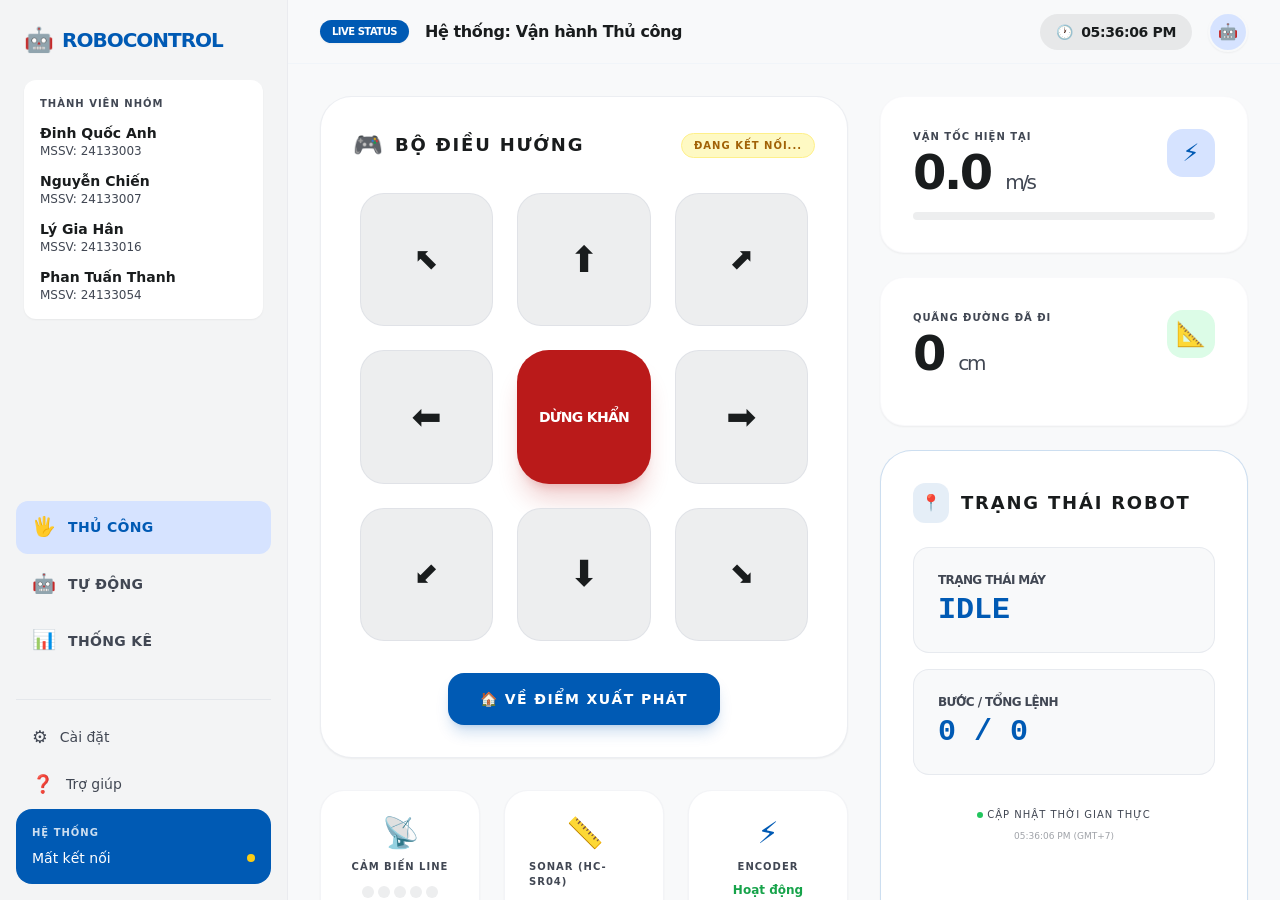
<file: ai-firmware/data/index.html>
<!doctype html>
<html class="light" lang="vi">

<head>
  <meta charset="utf-8" />
  <meta name="viewport" content="width=device-width, initial-scale=1.0" />
  <title>RoboControl — Hệ thống Điều khiển Robot AI</title>
  <meta name="description"
    content="AI Robot Pathfinder Dashboard — Hệ thống xe robot giao hàng với thuật toán tìm kiếm AI" />
  <script src="tailwind.min.js"></script>
  <script src="chart.min.js"></script>
  <script>
    tailwind.config = {
      theme: {
        extend: {
          colors: {
            "primary": "#005ab4",
            "primary-container": "#0873df",
            "on-primary": "#ffffff",
            "on-primary-container": "#fefcff",
            "primary-fixed": "#d6e3ff",
            "primary-fixed-dim": "#aac7ff",
            "secondary": "#465f89",
            "secondary-container": "#b7cfff",
            "on-secondary": "#ffffff",
            "on-secondary-container": "#405882",
            "secondary-fixed": "#d6e3ff",
            "tertiary": "#964400",
            "tertiary-container": "#bd5700",
            "on-tertiary": "#ffffff",
            "tertiary-fixed": "#ffdbc9",
            "error": "#ba1a1a",
            "error-container": "#ffdad6",
            "on-error": "#ffffff",
            "on-error-container": "#93000a",
            "surface": "#f8f9fa",
            "surface-dim": "#d9dadb",
            "surface-bright": "#f8f9fa",
            "surface-container-lowest": "#ffffff",
            "surface-container-low": "#f3f4f5",
            "surface-container": "#edeeef",
            "surface-container-high": "#e7e8e9",
            "surface-container-highest": "#e1e3e4",
            "surface-variant": "#e1e3e4",
            "on-surface": "#191c1d",
            "on-surface-variant": "#414753",
            "outline": "#717785",
            "outline-variant": "#c1c6d5",
            "inverse-surface": "#2e3132",
            "inverse-on-surface": "#f0f1f2",
            "inverse-primary": "#aac7ff",
          },
          fontFamily: { "headline": ["system-ui", "sans-serif"], "body": ["system-ui", "sans-serif"], "label": ["system-ui", "sans-serif"] },
          borderRadius: { "DEFAULT": "0.25rem", "lg": "0.5rem", "xl": "0.75rem", "full": "9999px" },
        },
      },
    }
  </script>
  <link rel="stylesheet" href="style.css" />
</head>

<body class="bg-surface font-body text-on-surface flex h-screen overflow-hidden antialiased">

  <!-- ===== SIDEBAR ===== -->
  <aside class="w-72 bg-surface-container-low flex flex-col border-r border-outline-variant/20 z-20 shrink-0">
    <!-- Brand + Group Info -->
    <div class="p-6">
      <div class="flex items-center gap-2 mb-6">
        <span class="text-primary text-2xl">🤖</span>
        <h1 class="font-black tracking-tighter text-xl text-primary uppercase">RoboControl</h1>
      </div>
      <div class="bg-surface-container-lowest rounded-xl p-4 shadow-sm">
        <p class="text-[10px] font-bold uppercase tracking-widest text-on-surface-variant mb-3">Thành viên nhóm</p>
        <ul class="space-y-3">
          <li class="flex flex-col"><span class="text-sm font-bold text-on-surface">Đinh Quốc Anh</span><span
              class="text-xs text-on-surface-variant">MSSV: 24133003</span></li>
          <li class="flex flex-col"><span class="text-sm font-bold text-on-surface">Nguyễn Chiến</span><span
              class="text-xs text-on-surface-variant">MSSV: 24133007</span></li>
          <li class="flex flex-col"><span class="text-sm font-bold text-on-surface">Lý Gia Hân</span><span
              class="text-xs text-on-surface-variant">MSSV: 24133016</span></li>
          <li class="flex flex-col"><span class="text-sm font-bold text-on-surface">Phan Tuấn Thanh</span><span
              class="text-xs text-on-surface-variant">MSSV: 24133054</span></li>
        </ul>
      </div>
    </div>
    <!-- Navigation -->
    <div class="mt-auto p-4 space-y-1">
      <nav class="space-y-1 mb-8">
        <a class="nav-link active-nav" id="nav-manual" onclick="switchTab('manual')" href="#">
          <span style="font-size:1.2rem">🖐️</span>
          <span class="text-sm font-bold uppercase tracking-wide">Thủ công</span>
        </a>
        <a class="nav-link" id="nav-auto" onclick="switchTab('auto')" href="#">
          <span style="font-size:1.2rem">🤖</span>
          <span class="text-sm font-bold uppercase tracking-wide">Tự động</span>
        </a>
        <a class="nav-link" id="nav-stats" onclick="switchTab('stats')" href="#">
          <span style="font-size:1.2rem">📊</span>
          <span class="text-sm font-bold uppercase tracking-wide">Thống kê</span>
        </a>
      </nav>
      <div class="pt-4 border-t border-outline-variant/30 space-y-1">
        <a class="flex items-center gap-3 px-4 py-2 rounded-xl text-on-surface-variant hover:text-primary transition-all"
          href="#">
          <span style="font-size:1.1rem">⚙️</span><span class="text-sm font-medium">Cài
            đặt</span>
        </a>
        <a class="flex items-center gap-3 px-4 py-2 rounded-xl text-on-surface-variant hover:text-primary transition-all"
          href="#">
          <span style="font-size:1.1rem">❓</span><span class="text-sm font-medium">Trợ giúp</span>
        </a>
      </div>
      <!-- System Status -->
      <div class="mt-4 p-4 bg-primary rounded-2xl text-white">
        <p class="text-[10px] font-bold uppercase tracking-widest opacity-80 mb-2">Hệ thống</p>
        <div class="flex items-center justify-between">
          <span class="text-sm font-medium" id="wsStatusText">Đang kết nối...</span>
          <div class="w-2 h-2 rounded-full bg-yellow-400" id="wsStatusDot"></div>
        </div>
      </div>
    </div>
  </aside>

  <!-- ===== MAIN CONTENT WRAPPER ===== -->
  <div class="flex-1 flex flex-col relative overflow-hidden">
    <!-- TopAppBar -->
    <header
      class="h-16 flex justify-between items-center px-8 bg-surface/80 backdrop-blur-md z-10 border-b border-slate-100 shrink-0">
      <div class="flex items-center gap-4">
        <span
          class="px-3 py-1 bg-primary text-on-primary text-[10px] font-black rounded-full uppercase tracking-tighter shadow-sm"
          id="headerBadge">Live Status</span>
        <h2 class="font-headline font-bold text-on-surface tracking-tight" id="headerTitle">Hệ thống: Vận hành Thủ công
        </h2>
      </div>
      <div class="flex items-center gap-4">
        <div class="flex items-center gap-2 bg-surface-container-high px-4 py-2 rounded-full">
          <span class="text-primary text-sm">🕐</span>
          <span class="text-sm font-black text-on-surface tracking-tight" id="real-time-clock">--:--:-- --</span>
        </div>
        <div
          class="w-10 h-10 rounded-full bg-primary-fixed flex items-center justify-center border-2 border-surface shadow-sm">
          <span class="text-primary">🤖</span>
        </div>
      </div>
    </header>

    <!-- ================================================ -->
    <!-- ===== MANUAL PANEL ===== -->
    <!-- ================================================ -->
    <main id="panel-manual" class="panel-view active flex-1 p-8 grid grid-cols-12 gap-8 overflow-y-auto hide-scrollbar">
      <!-- D-Pad Section -->
      <section class="col-span-12 lg:col-span-7 flex flex-col gap-8">
        <div
          class="bg-surface-container-lowest p-8 rounded-[2rem] shadow-sm border border-outline-variant/30 flex flex-col items-center">
          <div class="flex items-center justify-between w-full mb-8">
            <div class="flex items-center gap-3">
              <span class="text-primary text-2xl">🎮</span>
              <h3 class="text-lg font-black uppercase tracking-widest text-on-surface">Bộ điều hướng</h3>
            </div>
            <span
              class="px-3 py-1 bg-green-100 text-green-700 text-[10px] font-bold rounded-full uppercase tracking-widest border border-green-200"
              id="connBadge">Đang kết nối...</span>
          </div>
          <!-- Large D-Pad -->
          <div class="grid grid-cols-3 grid-rows-3 gap-6 w-full max-w-md aspect-square">
            <button class="dpad-btn hold" data-path="/fwd_left"><span
                class="rotate-[-45deg] text-3xl group-hover:text-primary">⬆</span></button>
            <button class="dpad-btn hold" data-path="/forward"><span
                class="text-4xl group-hover:text-primary">⬆</span></button>
            <button class="dpad-btn hold" data-path="/fwd_right"><span
                class="rotate-[45deg] text-3xl group-hover:text-primary">⬆</span></button>
            <button class="dpad-btn hold" data-path="/left"><span
                class="text-4xl group-hover:text-primary">⬅</span></button>
            <button
              class="bg-error text-on-error hover:brightness-110 transition-all rounded-[2rem] flex items-center justify-center shadow-xl shadow-error/20 active:scale-90 duration-150"
              id="stopBtn" data-path="/stop"><span class="font-black tracking-tighter text-sm uppercase">Dừng
                khẩn</span></button>
            <button class="dpad-btn hold" data-path="/right"><span
                class="text-4xl group-hover:text-primary">➡</span></button>
            <button class="dpad-btn hold" data-path="/back_left"><span
                class="rotate-[-135deg] text-3xl group-hover:text-primary">⬆</span></button>
            <button class="dpad-btn hold" data-path="/backward"><span
                class="text-4xl group-hover:text-primary">⬇</span></button>
            <button class="dpad-btn hold" data-path="/back_right"><span
                class="rotate-[135deg] text-3xl group-hover:text-primary">⬆</span></button>
          </div>
          <div class="mt-8 flex gap-4 w-full justify-center">
            <button
              class="bg-primary text-on-primary px-8 py-4 rounded-2xl shadow-lg shadow-primary/20 hover:brightness-110 transition-all font-bold text-sm uppercase tracking-widest flex items-center gap-2"
              onclick="sendCommand('/return_home')">
              🏠 Về điểm xuất phát
            </button>
          </div>
        </div>
        <!-- Sensor Cards -->
        <div class="grid grid-cols-3 gap-6">
          <div
            class="bg-surface-container-lowest p-6 rounded-3xl shadow-sm border border-outline-variant/20 flex flex-col items-center gap-2">
            <span class="text-primary text-3xl">📡</span>
            <span class="text-[10px] font-black uppercase tracking-widest text-on-surface-variant">Cảm biến line</span>
            <div class="flex gap-1 mt-1" id="sensorDotsManual">
              <span class="w-3 h-3 rounded-full bg-surface-container" id="sm0"></span>
              <span class="w-3 h-3 rounded-full bg-surface-container" id="sm1"></span>
              <span class="w-3 h-3 rounded-full bg-surface-container" id="sm2"></span>
              <span class="w-3 h-3 rounded-full bg-surface-container" id="sm3"></span>
              <span class="w-3 h-3 rounded-full bg-surface-container" id="sm4"></span>
            </div>
          </div>
          <div
            class="bg-surface-container-lowest p-6 rounded-3xl shadow-sm border border-outline-variant/20 flex flex-col items-center gap-2">
            <span class="text-primary text-3xl">📏</span>
            <span class="text-[10px] font-black uppercase tracking-widest text-on-surface-variant">Sonar
              (HC-SR04)</span>
            <span class="text-xs font-bold" id="sonarStatus">-- cm</span>
          </div>
          <div
            class="bg-surface-container-lowest p-6 rounded-3xl shadow-sm border border-outline-variant/20 flex flex-col items-center gap-2">
            <span class="text-primary text-3xl">⚡</span>
            <span class="text-[10px] font-black uppercase tracking-widest text-on-surface-variant">Encoder</span>
            <span class="text-xs font-bold text-green-600" id="encoderStatus">Hoạt động</span>
          </div>
        </div>
      </section>

      <!-- Telemetry Panel -->
      <aside class="col-span-12 lg:col-span-5 flex flex-col gap-6">
        <!-- Speed -->
        <div class="bg-surface-container-lowest p-8 rounded-3xl shadow-sm border border-outline-variant/10">
          <div class="flex justify-between items-start mb-4">
            <div>
              <p class="text-[10px] font-bold uppercase tracking-widest text-on-surface-variant mb-1">Vận tốc hiện tại
              </p>
              <h3 class="text-5xl font-black text-on-surface tracking-tighter"><span id="teleSpeedVal">0.0</span> <span
                  class="text-xl text-on-surface-variant font-medium">m/s</span></h3>
            </div>
            <div class="bg-primary-fixed w-12 h-12 rounded-2xl flex items-center justify-center">
              <span class="text-primary text-2xl">⚡</span>
            </div>
          </div>
          <div class="h-2 bg-surface-container rounded-full overflow-hidden">
            <div class="h-full bg-primary shadow-[0_0_10px_rgba(0,90,180,0.5)] transition-all duration-500"
              id="speedBar" style="width:0%"></div>
          </div>
        </div>
        <!-- Distance -->
        <div class="bg-surface-container-lowest p-8 rounded-3xl shadow-sm border border-outline-variant/10">
          <div class="flex justify-between items-start mb-4">
            <div>
              <p class="text-[10px] font-bold uppercase tracking-widest text-on-surface-variant mb-1">Quãng đường đã đi
              </p>
              <h3 class="text-5xl font-black text-on-surface tracking-tighter"><span id="teleDistVal">0</span> <span
                  class="text-xl text-on-surface-variant font-medium">cm</span></h3>
            </div>
            <div class="bg-green-100 w-12 h-12 rounded-2xl flex items-center justify-center">
              <span class="text-green-600 text-2xl">📐</span>
            </div>
          </div>
        </div>
        <!-- Robot State/Step -->
        <section class="bg-surface-container-lowest p-8 rounded-[2rem] shadow-sm border border-primary/20 flex-1">
          <div class="flex items-center gap-3 mb-6">
            <div class="bg-primary/10 p-2 rounded-xl"><span class="text-primary">📍</span></div>
            <h3 class="text-lg font-black uppercase tracking-widest text-on-surface">Trạng thái Robot</h3>
          </div>
          <div class="space-y-4">
            <div class="bg-surface p-6 rounded-2xl border border-outline-variant/30">
              <span class="text-xs font-bold text-on-surface-variant uppercase tracking-tighter block mb-1">Trạng thái
                máy</span>
              <span class="font-mono text-3xl font-black text-primary block" id="teleStateVal">IDLE</span>
            </div>
            <div class="bg-surface p-6 rounded-2xl border border-outline-variant/30">
              <span class="text-xs font-bold text-on-surface-variant uppercase tracking-tighter block mb-1">Bước / Tổng
                lệnh</span>
              <span class="font-mono text-3xl font-black text-primary block" id="teleStepVal">0 / 0</span>
            </div>
          </div>
          <div class="mt-8 flex flex-col gap-2">
            <p
              class="text-[10px] text-center text-on-surface-variant font-medium flex items-center justify-center gap-1 uppercase tracking-widest">
              <span class="w-1.5 h-1.5 rounded-full bg-green-500"></span> Cập nhật thời gian thực
            </p>
            <p class="text-[9px] text-center text-on-surface-variant opacity-50 uppercase" id="footer-update-time">
              --:--:-- (GMT+7)</p>
          </div>
        </section>
      </aside>
    </main>

    <!-- ================================================ -->
    <!-- ===== AUTO PANEL ===== -->
    <!-- ================================================ -->
    <main id="panel-auto" class="panel-view flex-1 flex flex-col bg-surface p-6 gap-6 overflow-y-auto hide-scrollbar">
      <!-- Top Status Row -->
      <div class="grid grid-cols-5 gap-4">
        <div class="bg-surface-container-lowest p-4 rounded-xl shadow-sm border border-outline-variant/10">
          <span class="text-[10px] font-bold text-on-surface-variant tracking-widest uppercase block mb-1">Thời gian
            duyệt</span>
          <div class="flex items-baseline gap-1">
            <span class="text-2xl font-black text-primary" id="autoComputeTime">--</span>
            <span class="text-xs font-bold text-on-surface-variant italic">ms</span>
          </div>
        </div>
        <div class="bg-surface-container-lowest p-4 rounded-xl shadow-sm border border-outline-variant/10">
          <span class="text-[10px] font-bold text-on-surface-variant tracking-widest uppercase block mb-1">Số bước di
            chuyển</span>
          <span class="text-2xl font-black text-on-surface" id="autoStepsVal">0 <span
              class="text-xs font-medium text-on-surface-variant italic">bước</span></span>
        </div>
        <div class="bg-surface-container-lowest p-4 rounded-xl shadow-sm border border-outline-variant/10">
          <span class="text-[10px] font-bold text-on-surface-variant tracking-widest uppercase block mb-1">Node đã
            duyệt</span>
          <span class="text-2xl font-black text-on-surface" id="autoVisitedVal">0</span>
        </div>
        <div class="bg-surface-container-lowest p-4 rounded-xl shadow-sm border border-outline-variant/10">
          <span class="text-[10px] font-bold text-on-surface-variant tracking-widest uppercase block mb-1">Vận
            tốc</span>
          <div class="flex items-baseline gap-1">
            <span class="text-2xl font-black text-on-surface" id="autoSpeedVal">0.0</span>
            <span class="text-xs font-bold text-on-surface-variant italic">m/s</span>
          </div>
        </div>
        <div class="bg-surface-container-lowest p-4 rounded-xl shadow-sm border border-outline-variant/10">
          <span class="text-[10px] font-bold text-on-surface-variant tracking-widest uppercase block mb-1">Vật
            cản</span>
          <div class="flex items-center gap-2">
            <span class="text-2xl font-black text-on-surface" id="autoObstacleVal">--</span>
            <span class="text-xs font-bold text-on-surface-variant italic">cm</span>
          </div>
        </div>
      </div>

      <!-- Central Grid: Map + Config -->
      <div class="grid grid-cols-12 gap-6 flex-1">
        <!-- Map Section -->
        <div
          class="col-span-8 bg-surface-container-lowest rounded-2xl shadow-sm overflow-hidden flex flex-col border border-outline-variant/10 min-h-[500px]">
          <div class="p-4 border-b border-outline-variant/5 flex justify-between items-center">
            <div class="flex items-center gap-3">
              <span class="text-primary">🗺️</span>
              <h2 class="font-bold text-on-surface">Bản đồ Node Lưới — Khu vực Giao hàng</h2>
            </div>
            <div class="flex bg-surface-container-low p-1 rounded-lg flex-wrap gap-0.5">
              <button class="map-tool-btn" id="toolStart" onclick="setMapTool('start')">
                📌 Xuất phát
              </button>
              <button class="map-tool-btn active" id="toolTarget" onclick="setMapTool('target')">
                📍 Điểm giao
              </button>
              <button class="map-tool-btn" id="toolObstacle" onclick="setMapTool('obstacle')">
                🚫 Vật cản
              </button>
              <button class="map-tool-btn" id="toolEdge" onclick="setMapTool('edge')">
                🔗 Edge
              </button>
              <button class="map-tool-btn" id="toolWeight" onclick="setMapTool('weight')">
                ⚖️ Trọng số
              </button>
            </div>
          </div>
          <div class="flex-1 relative bg-slate-50 overflow-hidden p-4">
            <svg id="agvMap" viewBox="0 0 340 200" class="w-full h-full">
              <g class="track-lines">
              </g>
              <g id="pathLayer"></g>
              <g id="nodeLayer"></g>
              <g id="robotLayer"></g>
            </svg>
          </div>
          <!-- Legend -->
          <!-- Animation Controls -->
          <div id="animationControls" class="hidden border-t border-outline-variant/5 p-3">
            <div class="flex items-center justify-between gap-3 flex-wrap">
              <div class="flex items-center gap-1">
                <button onclick="animPlay()" id="animPlayBtn" class="anim-ctrl-btn" title="Play">▶</button>
                <button onclick="animPause()" id="animPauseBtn" class="anim-ctrl-btn" title="Pause">⏸</button>
                <button onclick="animStepFwd()" class="anim-ctrl-btn" title="Step">⏭</button>
                <button onclick="animReset()" class="anim-ctrl-btn" title="Reset">🔄</button>
              </div>
              <div class="flex items-center gap-2 flex-1 max-w-[200px]">
                <span class="text-[9px] font-bold text-on-surface-variant whitespace-nowrap">CHẬM</span>
                <input type="range" id="animSpeedSlider" min="1" max="100" value="50" class="flex-1">
                <span class="text-[9px] font-bold text-on-surface-variant whitespace-nowrap">NHANH</span>
              </div>
              <div class="flex items-center gap-3 text-[11px] font-semibold">
                <span>Step: <b class="text-on-surface" id="animStepNum">0</b>/<b id="animTotalSteps">0</b></span>
                <span class="flex items-center gap-1"><span class="anim-legend-dot" style="background:#f59e0b"></span>
                  <b class="text-amber-700" id="animExploredCount">0</b></span>
                <span class="flex items-center gap-1"><span class="anim-legend-dot" style="background:#3b82f6"></span>
                  <b class="text-blue-700" id="animFrontierCount">0</b></span>
              </div>
            </div>
          </div>
          <div id="deliveryLegend"
            class="hidden p-3 border-t border-outline-variant/5 flex flex-wrap gap-2 items-center justify-center text-xs font-semibold text-on-surface-variant">
          </div>
        </div>

        <!-- Config & Commands -->
        <div class="col-span-4 flex flex-col gap-6">
          <!-- Algorithm Config -->
          <div class="bg-surface-container-lowest p-5 rounded-2xl shadow-sm border border-outline-variant/10">
            <div class="flex items-center gap-2 mb-4">
              <span class="text-primary text-xl">⚙️</span>
              <h3 class="font-bold text-on-surface">Cấu hình thuật toán</h3>
            </div>
            <div class="space-y-4">
              <div>
                <label class="config-label">Thuật toán tìm đường</label>
                <select class="config-select" id="algoSel">
                  <option value="astar">A* (Heuristic Tối ưu)</option>
                  <option value="bfs">BFS (Loang theo lớp)</option>
                  <option value="dfs">DFS (Đi sâu trước)</option>
                  <option value="ucs">UCS (Chi phí đều)</option>
                  <option value="greedy">Greedy Best-First</option>
                </select>
              </div>
              <div>
                <label class="config-label">Chế độ giao</label>
                <select class="config-select" id="orderModeSel">
                  <option value="single">Giao 1 đơn (Điểm đến)</option>
                  <option value="multi">Giao nhiều đơn (Tối đa 6)</option>
                </select>
              </div>
              <div>
                <label class="config-label">Vị trí xuất phát (Kho)</label>
                <select class="config-select" id="startNode"></select>
              </div>
              <div>
                <label class="config-label">Chế độ giao</label>
                <select class="config-select" id="deliveryModeSel">
                  <option value="normal">Bình thường (Theo thuật toán)</option>
                  <option value="express">Hỏa tốc (Ưu tiên đơn cuối)</option>
                </select>
              </div>
            </div>
            <div class="pt-2 space-y-2">
              <button
                class="w-full flex items-center justify-center gap-2 bg-gradient-to-r from-primary to-primary-container text-on-primary px-4 py-3 rounded-xl text-sm font-bold shadow-lg shadow-primary/20 hover:brightness-110 transition-all active:scale-[0.98]"
                onclick="animStart()">
                ⏯ MÔ PHỎNG THUẬT TOÁN
              </button>
              <button
                class="w-full flex items-center justify-center gap-2 bg-green-600 text-white px-4 py-3 rounded-xl text-sm font-bold shadow-lg shadow-green-600/20 hover:bg-green-700 transition-all active:scale-[0.98]"
                id="deliverBtn2" onclick="document.getElementById('deliverBtn').click()">
                🚀 NẠP LỘ TRÌNH & CHO XE CHẠY
              </button>
            </div>
          </div>
          <!-- Command Buttons -->
          <div class="grid grid-cols-2 gap-3">
            <button
              class="flex flex-col items-center justify-center p-4 bg-white border border-outline-variant/20 rounded-xl hover:bg-slate-50 transition-colors group"
              onclick="sendCommand('/return_home')">
              <span class="text-primary mb-1 group-active:scale-90 transition-transform text-xl">🏭</span>
              <span class="text-xs font-bold text-primary">VỀ KHO</span>
            </button>
            <button
              class="flex flex-col items-center justify-center p-4 bg-white border border-outline-variant/20 rounded-xl hover:bg-slate-50 transition-colors group"
              onclick="sendCommand('/resume')">
              <span class="text-on-surface-variant mb-1 group-active:scale-90 transition-transform text-xl">⏭</span>
              <span class="text-xs font-bold text-on-surface-variant">TIẾP TỤC</span>
            </button>
            <button
              class="col-span-2 flex items-center justify-center gap-3 p-4 bg-error text-on-error rounded-xl font-black tracking-wider shadow-lg shadow-error/20 active:scale-[0.98] transition-all"
              onclick="sendCommand('/estop')">
              ⚠️ DỪNG KHẨN CẤP (E-STOP)
            </button>
          </div>
        </div>
      </div>

      <!-- Route Table -->
      <div class="bg-surface-container-lowest rounded-2xl shadow-sm border border-outline-variant/10 overflow-hidden">
        <div class="p-4 border-b border-outline-variant/5 flex justify-between items-center">
          <h2 class="font-bold text-on-surface">Bảng Lộ trình di chuyển</h2>
          <button
            class="text-xs font-bold text-primary bg-primary/10 px-4 py-2 rounded-lg flex items-center gap-2 hover:bg-primary/20 transition-colors"
            id="deliverBtn">
            ▶ NẠP LỘ TRÌNH & BẮT ĐẦU
          </button>
        </div>
        <!-- Delivery Order Info -->
        <div class="px-4 pt-3 space-y-2" id="deliveryInfoArea">
          <div class="flex items-start gap-2 bg-primary-fixed/30 rounded-xl p-3">
            <span class="text-primary text-lg mt-0.5">📋</span>
            <div>
              <span class="text-[10px] font-bold uppercase tracking-widest text-on-surface-variant block">Thứ tự giao
                đơn</span>
              <span class="text-sm font-semibold text-on-surface" id="deliveryOrderInfo">Chưa có đơn hàng</span>
            </div>
          </div>
          <div class="flex items-start gap-2 bg-green-50 rounded-xl p-3">
            <span class="text-green-600 text-lg mt-0.5">🛣️</span>
            <div>
              <span class="text-[10px] font-bold uppercase tracking-widest text-on-surface-variant block">Lộ trình các
                node đi qua</span>
              <span class="text-sm font-semibold text-on-surface font-mono" id="deliveryRouteInfo">—</span>
            </div>
          </div>
        </div>
        <!-- Delivery Status -->
        <div class="px-4 pt-2" id="deliveryStatusArea">
          <div class="flex items-center gap-2 rounded-xl p-3 bg-surface-container-high/50 hidden"
            id="deliveryStatusBanner">
            <span class="text-lg" id="deliveryStatusIcon">⏳</span>
            <span class="text-sm font-bold" id="deliveryStatusText">Đang chờ giao hàng...</span>
          </div>
        </div>
        <div id="pathResult" class="p-4 text-sm text-on-surface-variant text-center">Chưa có dữ liệu lộ trình — Chọn
          điểm giao hàng trên bản đồ</div>
      </div>
    </main>

    <!-- ================================================ -->
    <!-- ===== STATS PANEL ===== -->
    <!-- ================================================ -->
    <main id="panel-stats" class="panel-view flex-1 p-8 overflow-y-auto hide-scrollbar">
      <div class="max-w-7xl mx-auto space-y-8">

        <!-- ★ Scenario Info Card (Dynamic — reflects current map config) -->
        <div class="bg-gradient-to-r from-primary to-primary-container p-6 rounded-3xl shadow-lg text-white">
          <div class="flex items-center gap-3 mb-4">
            <span class="text-3xl">🧪</span>
            <div>
              <h3 class="text-lg font-black uppercase tracking-wide">Kịch bản so sánh thuật toán</h3>
              <p class="text-sm opacity-90">Dữ liệu phân tích dựa trên cấu hình bản đồ hiện tại ở tab Tự động</p>
            </div>
          </div>
          <div class="grid grid-cols-2 md:grid-cols-5 gap-4 mt-4">
            <div class="bg-white/15 backdrop-blur-sm rounded-2xl p-4">
              <span class="text-[10px] font-bold uppercase tracking-widest opacity-80 block mb-1">Bản đồ</span>
              <span class="text-base font-black">Grid 3×5 (15 node)</span>
            </div>
            <div class="bg-white/15 backdrop-blur-sm rounded-2xl p-4">
              <span class="text-[10px] font-bold uppercase tracking-widest opacity-80 block mb-1">📌 Xuất phát</span>
              <span class="text-base font-black" id="statsStartNode">Node 10</span>
            </div>
            <div class="bg-white/15 backdrop-blur-sm rounded-2xl p-4">
              <span class="text-[10px] font-bold uppercase tracking-widest opacity-80 block mb-1">📍 Đích đến</span>
              <span class="text-base font-black" id="statsTargetNodes">--</span>
            </div>
            <div class="bg-white/15 backdrop-blur-sm rounded-2xl p-4">
              <span class="text-[10px] font-bold uppercase tracking-widest opacity-80 block mb-1">🚫 Vật cản</span>
              <span class="text-base font-black" id="statsObstacles">Không có</span>
            </div>
            <div class="bg-white/15 backdrop-blur-sm rounded-2xl p-4">
              <span class="text-[10px] font-bold uppercase tracking-widest opacity-80 block mb-1">⚖️ Trọng số</span>
              <span class="text-base font-black" id="statsWeightInfo">Đồng nhất (=1)</span>
            </div>
          </div>
        </div>

        <!-- KPI Row -->
        <div class="grid grid-cols-1 md:grid-cols-4 gap-6">
          <div
            class="bg-surface-container-lowest p-6 rounded-2xl border border-slate-100 shadow-sm hover:shadow-md transition-all">
            <p class="text-[10px] font-bold uppercase tracking-widest text-on-surface-variant mb-1">Tổng quãng đường</p>
            <div class="flex items-baseline space-x-1">
              <span class="text-3xl font-black text-on-surface tracking-tighter" id="kpiDistance">--</span>
              <span class="text-sm font-bold text-on-surface-variant">cm</span>
            </div>
          </div>
          <div
            class="bg-surface-container-lowest p-6 rounded-2xl border border-slate-100 shadow-sm hover:shadow-md transition-all">
            <p class="text-[10px] font-bold uppercase tracking-widest text-on-surface-variant mb-1">Đơn thành công</p>
            <div class="flex items-baseline space-x-1">
              <span class="text-3xl font-black text-primary tracking-tighter" id="kpiSuccess">--</span>
              <span class="text-sm font-bold text-on-surface-variant">%</span>
            </div>
          </div>
          <div
            class="bg-surface-container-lowest p-6 rounded-2xl border border-slate-100 shadow-sm hover:shadow-md transition-all">
            <p class="text-[10px] font-bold uppercase tracking-widest text-on-surface-variant mb-1">Thời gian TB</p>
            <div class="flex items-baseline space-x-1">
              <span class="text-3xl font-black text-tertiary tracking-tighter" id="kpiAvgTime">--</span>
              <span class="text-sm font-bold text-on-surface-variant">s</span>
            </div>
          </div>
          <div
            class="bg-surface-container-lowest p-6 rounded-2xl border border-slate-100 shadow-sm hover:shadow-md transition-all">
            <p class="text-[10px] font-bold uppercase tracking-widest text-on-surface-variant mb-1">Đã giao hôm nay</p>
            <div class="flex items-baseline space-x-1">
              <span class="text-3xl font-black text-on-surface tracking-tighter" id="kpiDelivered">--</span>
              <span class="text-sm font-bold text-on-surface-variant">đơn</span>
            </div>
          </div>
        </div>

        <!-- Charts Row -->
        <div class="grid grid-cols-12 gap-8">
          <!-- Algorithm Comparison Chart -->
          <div class="col-span-12 bg-surface-container-lowest p-8 rounded-3xl shadow-sm border border-slate-100">
            <div class="flex items-center justify-between mb-6">
              <div>
                <h3 class="text-lg font-bold tracking-tight">📊 So sánh 5 Thuật toán Tìm đường</h3>
                <p class="text-xs text-on-surface-variant">So sánh Số bước, Node đã duyệt, Thời gian tính toán giữa các
                  thuật toán</p>
              </div>
              <button
                class="flex items-center gap-2 bg-primary text-white px-5 py-2.5 rounded-xl text-sm font-bold shadow-sm hover:bg-primary/90 transition-all"
                id="compareAllBtn">
                📊 So Sánh Tất Cả
              </button>
            </div>
            <div class="h-80"><canvas id="algoComparisonChart"></canvas></div>
            <!-- ★ Detailed Analysis Table (populated by JS) -->
            <div id="algoCompareResult" class="mt-6 text-sm text-on-surface-variant"></div>
          </div>

          <!-- ★ Detailed Algorithm Analysis Table (pre-populated with benchmark data) -->
          <div class="col-span-12 bg-surface-container-lowest p-8 rounded-3xl shadow-sm border border-slate-100">
            <div class="flex items-center gap-3 mb-6">
              <span class="text-2xl">🏆</span>
              <div>
                <h3 class="text-lg font-bold tracking-tight">Bảng phân tích chi tiết thuật toán</h3>
                <p class="text-xs text-on-surface-variant">Kịch bản: Node 10 → Node 4 | Vật cản: 7, 8 | Trọng số = 1</p>
              </div>
            </div>
            <div class="overflow-x-auto" id="benchmarkTableArea">
              <!-- This will be populated by JS on page load and when compareAllBtn is clicked -->
            </div>
          </div>

          <!-- ★ Algorithm Evaluation Cards -->
          <div class="col-span-12 bg-surface-container-lowest p-8 rounded-3xl shadow-sm border border-slate-100">
            <div class="flex items-center gap-3 mb-6">
              <span class="text-2xl">📖</span>
              <div>
                <h3 class="text-lg font-bold tracking-tight">Đánh giá chi tiết từng thuật toán</h3>
                <p class="text-xs text-on-surface-variant">Ưu điểm, nhược điểm và nhận xét thực tế</p>
              </div>
            </div>
            <div id="algoEvaluationArea">
              <!-- Populated by renderEvaluationCards() when Compare All is clicked -->
              <p class="text-sm text-on-surface-variant text-center py-6">Nhấn <b>"📊 So Sánh Tất Cả"</b> để xem đánh
                giá chi tiết</p>
            </div>
          </div>


          <!-- Order History -->
          <div class="col-span-12 bg-surface-container-lowest p-8 rounded-3xl shadow-sm border border-slate-100">
            <div class="flex items-center justify-between mb-6">
              <div>
                <h3 class="text-lg font-bold tracking-tight">Lịch sử Đơn hàng</h3>
                <p class="text-xs text-on-surface-variant">Chi tiết lộ trình và trạng thái vận hành</p>
              </div>
            </div>
            <div class="overflow-x-auto">
              <table class="w-full text-left border-separate border-spacing-y-3">
                <thead>
                  <tr class="text-[10px] font-bold uppercase tracking-widest text-on-surface-variant">
                    <th class="px-4 py-2">ID Đơn</th>
                    <th class="px-4 py-2">Thuật toán</th>
                    <th class="px-4 py-2">Lộ trình (Nodes)</th>
                    <th class="px-4 py-2">Bước</th>
                    <th class="px-4 py-2 text-right">Trạng thái</th>
                  </tr>
                </thead>
                <tbody id="orderHistoryBody" class="text-sm">
                  <tr class="bg-surface-container-low/40">
                    <td class="px-4 py-4 text-on-surface-variant italic" colspan="5">Chưa có dữ liệu</td>
                  </tr>
                </tbody>
              </table>
            </div>
          </div>
        </div>
      </div>
    </main>
  </div>

  <script src="script.js"></script>
</body>

</html>
</file>
<file: ai-firmware/data/style.css>
/* ===== RoboControl — Custom Styles ===== */
/* Tailwind handles the design system; this file adds component-level polish */

.material-symbols-outlined {
  font-variation-settings: 'FILL' 0, 'wght' 400, 'GRAD' 0, 'opsz' 24;
  vertical-align: middle;
}

.hide-scrollbar::-webkit-scrollbar {
  display: none;
}

.hide-scrollbar {
  -ms-overflow-style: none;
  scrollbar-width: none;
}

/* ===== Navigation ===== */
.nav-link {
  display: flex;
  align-items: center;
  gap: 0.75rem;
  padding: 0.75rem 1rem;
  border-radius: 0.75rem;
  color: #414753;
  transition: all 0.2s;
  cursor: pointer;
  text-decoration: none;
}

.nav-link:hover {
  background: rgba(0, 90, 180, 0.05);
  color: #005ab4;
}

.active-nav {
  background: #d6e3ff !important;
  color: #005ab4 !important;
}

/* ===== Panel Views ===== */
.panel-view {
  display: none !important;
}

.panel-view.active {
  display: flex !important;
  flex-direction: column;
}

/* Override for manual panel which uses grid */
#panel-manual.active {
  display: grid !important;
}

/* ===== D-Pad Button ===== */
.dpad-btn {
  background: #edeeef;
  color: #191c1d;
  transition: all 0.15s;
  border-radius: 1.5rem;
  display: flex;
  align-items: center;
  justify-content: center;
  border: 1px solid rgba(193, 198, 213, 0.3);
  cursor: pointer;
}

.dpad-btn:hover {
  background: #d6e3ff;
}

.dpad-btn:active,
.dpad-btn.active-hold {
  background: #005ab4;
  color: white;
  transform: scale(0.95);
  box-shadow: 0 4px 16px rgba(0, 90, 180, 0.3);
}

.dpad-btn .material-symbols-outlined {
  pointer-events: none;
}

/* ===== Config Controls ===== */
.config-label {
  display: block;
  font-size: 10px;
  font-weight: 700;
  text-transform: uppercase;
  letter-spacing: 0.1em;
  color: #414753;
  margin-bottom: 0.25rem;
}

.config-select {
  width: 100%;
  background: #f8f9fa;
  border: none;
  border-radius: 0.75rem;
  font-size: 0.875rem;
  font-weight: 500;
  padding: 0.75rem 1rem;
  color: #191c1d;
  font-family: 'Inter', sans-serif;
  outline: none;
  cursor: pointer;
}

.config-select:focus {
  box-shadow: 0 0 0 2px rgba(0, 90, 180, 0.2);
}

/* ===== Map Tool Buttons ===== */
.map-tool-btn {
  display: flex;
  align-items: center;
  gap: 0.25rem;
  padding: 0.25rem 0.75rem;
  font-size: 0.75rem;
  font-weight: 600;
  border-radius: 0.375rem;
  color: #414753;
  cursor: pointer;
  background: transparent;
  border: none;
  transition: all 0.15s;
  font-family: 'Inter', sans-serif;
}

.map-tool-btn:hover {
  background: rgba(255, 255, 255, 0.5);
}

.map-tool-btn.active {
  background: white;
  color: #005ab4;
  box-shadow: 0 1px 3px rgba(0, 0, 0, 0.08);
  font-weight: 700;
}

/* ===== SVG Map ===== */
.track-lines line {
  stroke: #c1c6d5;
  stroke-width: 8;
  stroke-linecap: round;
}

/* Node styles */
.node-group {
  cursor: pointer;
  transition: transform 0.2s;
}

.node-group:hover circle {
  stroke-width: 3;
  stroke: #005ab4;
}

.node-circle {
  fill: white;
  stroke: #c1c6d5;
  stroke-width: 2;
  transition: all 0.3s;
}

.node-text {
  fill: #414753;
  font-size: 11px;
  font-weight: 800;
  text-anchor: middle;
  dominant-baseline: central;
  pointer-events: none;
  font-family: 'Inter', sans-serif;
}

/* Node states */
.node-start .node-circle {
  fill: #005ab4;
  stroke: #003d7a;
  filter: drop-shadow(0 2px 6px rgba(0, 90, 180, 0.4));
}

.node-start .node-text {
  fill: white;
}

.node-obstacle .node-circle {
  fill: #e7e8e9;
  stroke: #717785;
  stroke-dasharray: 4;
}

.node-obstacle .node-text {
  fill: #717785;
}

.node-path .node-circle {
  fill: #d6e3ff;
  stroke: #005ab4;
}

.node-path .node-text {
  fill: #005ab4;
}

.node-skipped .node-circle {
  fill: #ffdad6;
  stroke: #ba1a1a;
  stroke-dasharray: 4;
}

.node-skipped .node-text {
  fill: #ba1a1a;
}

/* Target colors */
.node-group.target-1 .node-circle {
  fill: #ba1a1a;
  stroke: #93000a;
  filter: drop-shadow(0 2px 6px rgba(186, 26, 26, 0.4));
}

.node-group.target-1 .node-text {
  fill: #fff;
}

.node-group.target-2 .node-circle {
  fill: #964400;
  stroke: #763400;
  filter: drop-shadow(0 2px 6px rgba(150, 68, 0, 0.4));
}

.node-group.target-2 .node-text {
  fill: #fff;
}

.node-group.target-3 .node-circle {
  fill: #465f89;
  stroke: #2e4770;
  filter: drop-shadow(0 2px 6px rgba(70, 95, 137, 0.4));
}

.node-group.target-3 .node-text {
  fill: #fff;
}

.node-group.target-4 .node-circle {
  fill: #0873df;
  stroke: #005ab4;
  filter: drop-shadow(0 2px 6px rgba(8, 115, 223, 0.4));
}

.node-group.target-4 .node-text {
  fill: #fff;
}

.node-group.target-5 .node-circle {
  fill: #bd5700;
  stroke: #964400;
  filter: drop-shadow(0 2px 6px rgba(189, 87, 0, 0.4));
}

.node-group.target-5 .node-text {
  fill: #fff;
}

.node-group.target-6 .node-circle {
  fill: #2e4770;
  stroke: #001b3e;
  filter: drop-shadow(0 2px 6px rgba(46, 71, 112, 0.4));
}

.node-group.target-6 .node-text {
  fill: #fff;
}

/* Path segments */
.segment-path {
  fill: none;
  stroke-width: 5;
  stroke-linecap: round;
  stroke-linejoin: round;
  stroke-dasharray: 12;
  animation: flowDash 0.8s linear infinite;
}

@keyframes flowDash {
  to {
    stroke-dashoffset: -24;
  }
}

/* ===== Path Result ===== */
#pathResult.has-path {
  font-family: 'Inter', monospace;
  font-weight: 600;
  background: rgba(0, 90, 180, 0.05);
  color: #005ab4;
  border-top: 2px solid rgba(0, 90, 180, 0.15);
}

#pathResult.err-msg {
  color: #ba1a1a !important;
  background: rgba(186, 26, 26, 0.05) !important;
}

#pathResult.warn-msg {
  color: #964400 !important;
  background: rgba(150, 68, 0, 0.05) !important;
}

/* ===== Toast ===== */
.toast-container {
  position: fixed;
  top: 80px;
  right: 16px;
  z-index: 100;
  display: flex;
  flex-direction: column;
  gap: 8px;
}

.toast {
  padding: 12px 20px;
  border-radius: 12px;
  background: white;
  border: 1px solid #e1e3e4;
  box-shadow: 0 8px 24px rgba(0, 0, 0, 0.12);
  font-size: 13px;
  font-weight: 600;
  color: #191c1d;
  animation: toastIn 0.3s ease;
  max-width: 320px;
}

.toast.success {
  border-left: 4px solid #16a34a;
}

.toast.error {
  border-left: 4px solid #ba1a1a;
}

.toast.info {
  border-left: 4px solid #005ab4;
}

@keyframes toastIn {
  from {
    opacity: 0;
    transform: translateX(20px);
  }

  to {
    opacity: 1;
    transform: translateX(0);
  }
}

/* ===== Algorithm Animation Node States ===== */
.node-explored .node-circle {
  fill: #fef3c7;
  stroke: #f59e0b;
  stroke-width: 2.5;
  transition: fill 0.15s, stroke 0.15s;
}

.node-explored .node-text {
  fill: #92400e;
}

.node-frontier .node-circle {
  fill: #dbeafe;
  stroke: #3b82f6;
  stroke-width: 2.5;
  transition: fill 0.15s, stroke 0.15s;
}

.node-frontier .node-text {
  fill: #1e40af;
}

.node-current .node-circle {
  fill: #fb923c;
  stroke: #ea580c;
  stroke-width: 3;
  filter: drop-shadow(0 0 8px rgba(234, 88, 12, 0.6));
  animation: nodePulse 0.6s ease-in-out;
}

.node-current .node-text {
  fill: #fff;
}

.node-final-path .node-circle {
  fill: #bbf7d0;
  stroke: #16a34a;
  stroke-width: 3;
  filter: drop-shadow(0 0 6px rgba(22, 163, 74, 0.4));
}

.node-final-path .node-text {
  fill: #14532d;
}

.node-edge-sel .node-circle {
  stroke: #7c3aed;
  stroke-width: 3.5;
  stroke-dasharray: 4 2;
  filter: drop-shadow(0 0 8px rgba(124, 58, 237, 0.5));
  animation: edgeSelPulse 1s ease-in-out infinite;
}

@keyframes nodePulse {
  0% {
    transform: scale(1);
  }

  50% {
    transform: scale(1.15);
  }

  100% {
    transform: scale(1);
  }
}

@keyframes edgeSelPulse {

  0%,
  100% {
    opacity: 1;
  }

  50% {
    opacity: 0.7;
  }
}

/* Edge weight labels */
.edge-weight-label {
  fill: #7c3aed;
  font-size: 9px;
  font-weight: 800;
  text-anchor: middle;
  font-family: 'Inter', sans-serif;
  pointer-events: none;
  paint-order: stroke;
  stroke: white;
  stroke-width: 3px;
}

/* ===== Animation Controls ===== */
.anim-ctrl-btn {
  width: 32px;
  height: 32px;
  border-radius: 8px;
  border: 1px solid #c1c6d5;
  background: white;
  color: #414753;
  font-size: 14px;
  cursor: pointer;
  display: flex;
  align-items: center;
  justify-content: center;
  transition: all 0.15s;
  font-family: 'Inter', sans-serif;
}

.anim-ctrl-btn:hover {
  background: #d6e3ff;
  color: #005ab4;
  border-color: #005ab4;
}

.anim-ctrl-btn:active {
  transform: scale(0.92);
}

.anim-ctrl-btn:disabled {
  opacity: 0.4;
  cursor: not-allowed;
}

.anim-ctrl-btn.active {
  background: #005ab4;
  color: white;
  border-color: #005ab4;
}

/* Animation speed slider */
#animSpeedSlider {
  -webkit-appearance: none;
  height: 4px;
  border-radius: 2px;
  background: #e1e3e4;
  outline: none;
}

#animSpeedSlider::-webkit-slider-thumb {
  -webkit-appearance: none;
  width: 16px;
  height: 16px;
  border-radius: 50%;
  background: #005ab4;
  cursor: pointer;
  box-shadow: 0 1px 4px rgba(0, 90, 180, 0.3);
}

/* Legend dots for animation */
.anim-legend-dot {
  width: 10px;
  height: 10px;
  border-radius: 50%;
  display: inline-block;
}

/* ===== Flow Edge Animation ===== */
.flow-edge {
  fill: none;
  stroke-linecap: round;
  pointer-events: none;
}

.flow-edge.edge-current {
  stroke: #ef4444;
  stroke-width: 4.5;
  opacity: 0.9;
  filter: drop-shadow(0 0 5px rgba(239, 68, 68, 0.6));
}

.flow-edge.edge-explored {
  stroke: #f59e0b;
  stroke-width: 3;
  opacity: 0.55;
  filter: none;
}

.flow-edge.edge-frontier {
  stroke: #60a5fa;
  stroke-width: 2;
  opacity: 0.4;
  stroke-dasharray: 5 4 !important;
  stroke-dashoffset: 0 !important;
}

#flowLayer {
  transition: opacity 0.3s;
}

/* ===== Robot Direction Indicator ===== */
.robot-indicator {
  cursor: pointer;
  transition: transform 0.35s cubic-bezier(0.4, 0, 0.2, 1);
  pointer-events: all;
}

.robot-glow {
  fill: rgba(22, 163, 74, 0.15);
  stroke: none;
  animation: robotGlow 2s ease-in-out infinite;
}

.robot-arrow {
  fill: #16a34a;
  stroke: #15803d;
  stroke-width: 1.5;
  stroke-linejoin: round;
  filter: drop-shadow(0 2px 4px rgba(22, 163, 74, 0.5));
}

.robot-center {
  fill: #15803d;
}

@keyframes robotGlow {

  0%,
  100% {
    opacity: 0.3;
  }

  50% {
    opacity: 0.12;
  }
}
</file>
